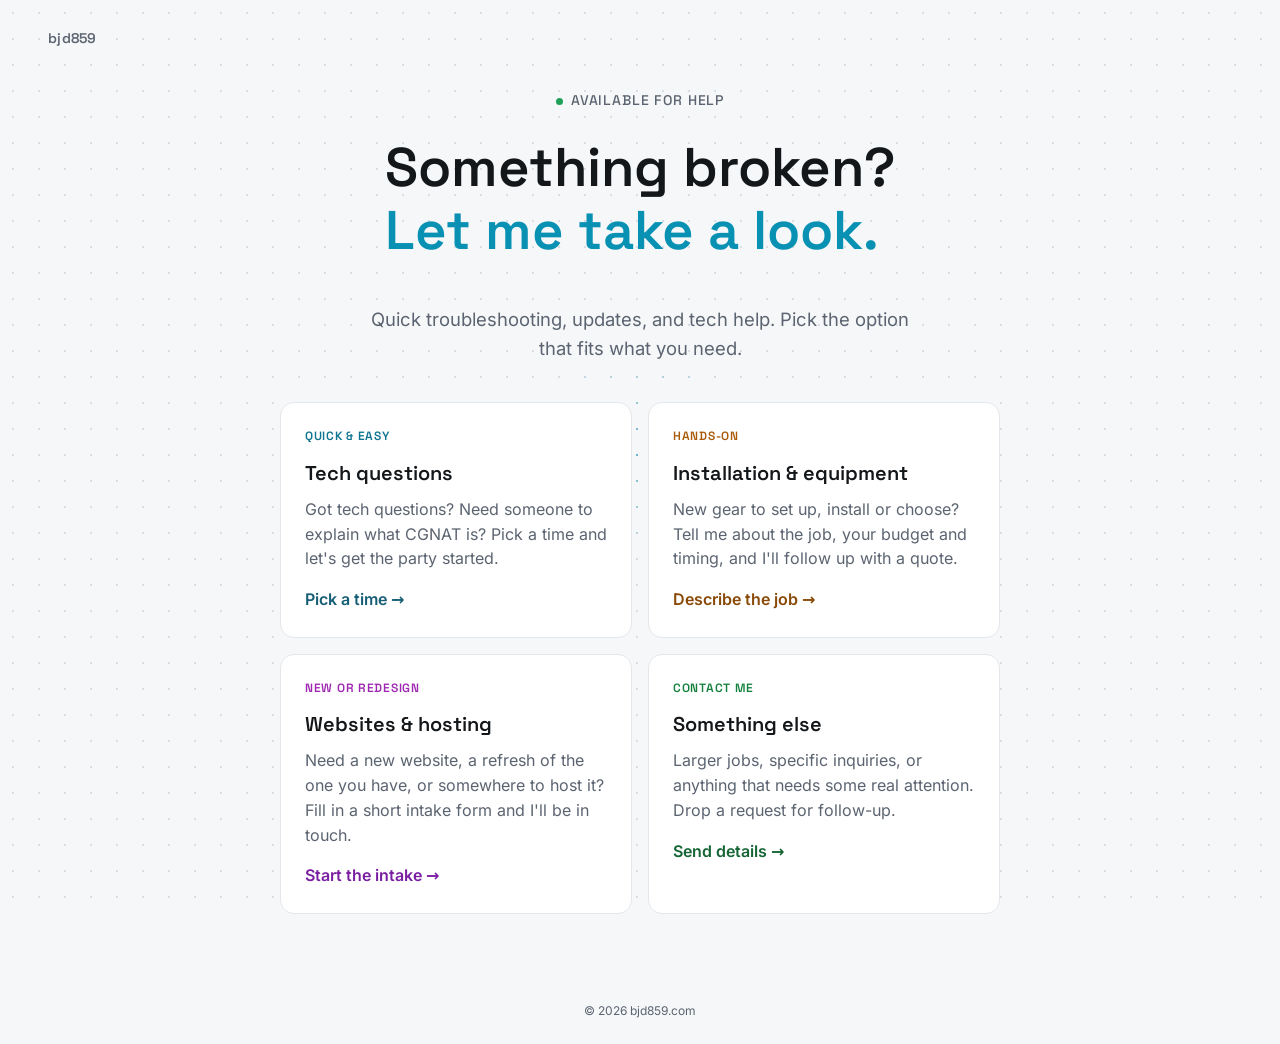
<file: index.html>
<!DOCTYPE html>
<html lang="en">
<head>
  <meta charset="utf-8">
  <meta name="viewport" content="width=device-width, initial-scale=1">
  <title>bjd859 | Tech help, on demand</title>
  <meta name="description" content="Book a quick tech troubleshooting call, or get in touch for something bigger.">
  <link rel="canonical" href="https://bjd859.com/">
  <meta name="theme-color" content="#f6f7f9">
  <meta name="color-scheme" content="light">
  <link rel="icon" href="/favicon.ico" sizes="48x48">
  <link rel="icon" href="/favicon.svg" type="image/svg+xml">
  <link rel="apple-touch-icon" href="/apple-touch-icon.png">
  <meta property="og:type" content="website">
  <meta property="og:site_name" content="bjd859">
  <meta property="og:title" content="bjd859 | Tech help, on demand">
  <meta property="og:description" content="Book a quick tech troubleshooting call, or get in touch for something bigger.">
  <meta property="og:url" content="https://bjd859.com/">
  <meta property="og:image" content="https://bjd859.com/og-image.jpg">
  <meta property="og:image:width" content="1200">
  <meta property="og:image:height" content="630">
  <meta property="og:image:alt" content="Something broken? Let me take a look. Tech help, on demand from bjd859.">
  <meta name="twitter:card" content="summary_large_image">
  <link rel="preload" href="/assets/fonts/space-grotesk-latin.woff2" as="font" type="font/woff2" crossorigin>
  <link rel="stylesheet" href="/assets/css/styles.css">
  <script type="application/ld+json">
    {
      "@context": "https://schema.org",
      "@type": "WebSite",
      "name": "bjd859",
      "url": "https://bjd859.com/",
      "description": "Book a quick tech troubleshooting call, or get in touch for something bigger."
    }
  </script>
  <script src="/assets/js/cursor-fx.js" defer></script>
  <script src="/assets/js/line-swap.js" defer></script>
</head>
<body>
  <a class="skip-link" href="#main">Skip to content</a>
  <div class="dot-grid" aria-hidden="true"></div>
  <div class="dot-grid-highlight" aria-hidden="true"></div>

  <header class="site-header">
    <span class="wordmark">bjd859</span>
  </header>

  <main class="page" id="main">
    <p class="status"><span class="status__dot" aria-hidden="true"></span> Available for help</p>
    <h1 class="hero">
      <span class="hero__line" id="line-top">Something broken?</span>
      <span class="hero__line hero__line--bottom" id="line-bottom">Let me take a look.</span>
    </h1>
    <p class="lede">Quick troubleshooting, updates, and tech help. Pick the option that fits what you need.</p>

    <div class="choices">
      <a class="card theme-tech" href="/book/">
        <span class="card__tag">Quick &amp; easy</span>
        <h2 class="card__title">Tech questions</h2>
        <p class="card__text">Got tech questions? Need someone to explain what CGNAT is? Pick a time and let's get the party started.</p>
        <span class="card__go">Pick a time →</span>
      </a>

      <a class="card theme-install" href="/install/">
        <span class="card__tag">Hands-on</span>
        <h2 class="card__title">Installation &amp; equipment</h2>
        <p class="card__text">New gear to set up, install or choose? Tell me about the job, your budget and timing, and I'll follow up with a quote.</p>
        <span class="card__go">Describe the job →</span>
      </a>

      <a class="card theme-web" href="/websites/">
        <span class="card__tag">New or redesign</span>
        <h2 class="card__title">Websites &amp; hosting</h2>
        <p class="card__text">Need a new website, a refresh of the one you have, or somewhere to host it? Fill in a short intake form and I'll be in touch.</p>
        <span class="card__go">Start the intake →</span>
      </a>

      <a class="card theme-else" href="/contact/">
        <span class="card__tag">Contact me</span>
        <h2 class="card__title">Something else</h2>
        <p class="card__text">Larger jobs, specific inquiries, or anything that needs some real attention. Drop a request for follow-up.</p>
        <span class="card__go">Send details →</span>
      </a>
    </div>
  </main>

  <footer class="site-footer">© 2026 bjd859.com</footer>
</body>
</html>
</file>
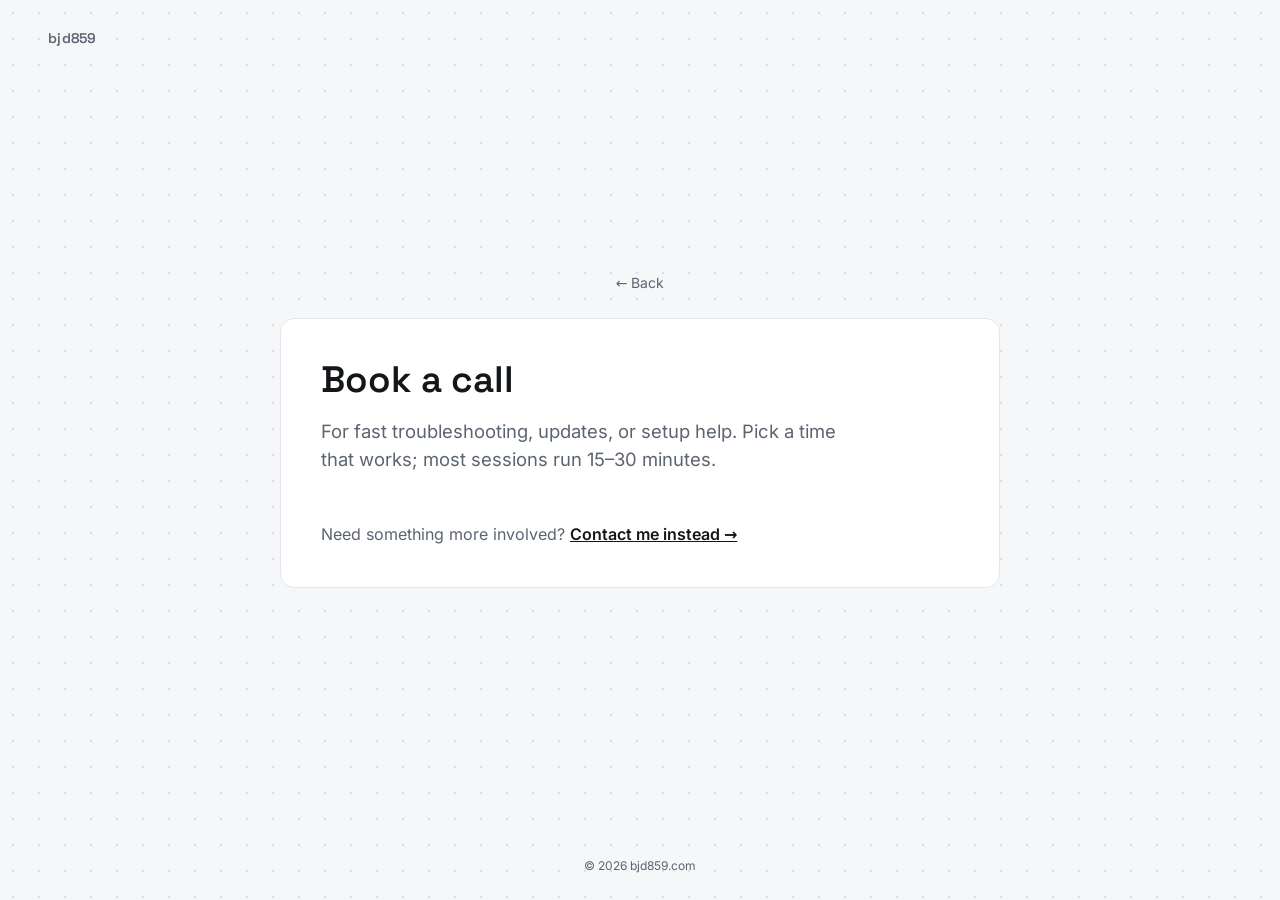
<file: book/index.html>
<!DOCTYPE html>
<html lang="en">
<head>
  <meta charset="utf-8">
  <meta name="viewport" content="width=device-width, initial-scale=1">
  <title>Book a call | bjd859</title>
  <meta name="description" content="Book a quick tech troubleshooting call. Most sessions run 15 to 30 minutes.">
  <link rel="canonical" href="https://bjd859.com/book/">
  <meta name="theme-color" content="#f6f7f9">
  <meta name="color-scheme" content="light">
  <link rel="icon" href="/favicon.ico" sizes="48x48">
  <link rel="icon" href="/favicon.svg" type="image/svg+xml">
  <link rel="apple-touch-icon" href="/apple-touch-icon.png">
  <meta property="og:type" content="website">
  <meta property="og:site_name" content="bjd859">
  <meta property="og:title" content="Book a call | bjd859">
  <meta property="og:description" content="Book a quick tech troubleshooting call. Most sessions run 15 to 30 minutes.">
  <meta property="og:url" content="https://bjd859.com/book/">
  <meta property="og:image" content="https://bjd859.com/og-image.jpg">
  <meta property="og:image:width" content="1200">
  <meta property="og:image:height" content="630">
  <meta property="og:image:alt" content="Something broken? Let me take a look. Tech help, on demand from bjd859.">
  <meta name="twitter:card" content="summary_large_image">
  <link rel="stylesheet" href="/assets/css/styles.css">
  <script src="/assets/js/cursor-fx.js" defer></script>
  <script src="/assets/js/book.js" defer></script>
</head>
<body class="theme-tech">
  <a class="skip-link" href="#main">Skip to content</a>
  <div class="dot-grid" aria-hidden="true"></div>
  <div class="dot-grid-highlight" aria-hidden="true"></div>

  <header class="site-header">
    <a class="wordmark" href="/">bjd859</a>
  </header>

  <main class="page" id="main">
    <a class="back-link" href="/">← Back</a>
    <section class="panel panel--wide">
      <h1>Book a call</h1>
      <p class="lede">For fast troubleshooting, updates, or setup help. Pick a time that works; most sessions run 15–30 minutes.</p>

      <div class="cal-embed" id="cal-embed">
        <noscript>
          <p class="crosslink">The calendar needs JavaScript. <a href="https://cal.com/bjd859/diagnosis">Book on Cal.com instead →</a></p>
        </noscript>
      </div>

      <p class="crosslink">Need something more involved? <a href="/contact/">Contact me instead →</a></p>
    </section>
  </main>

  <footer class="site-footer">© 2026 bjd859.com</footer>
</body>
</html>
</file>
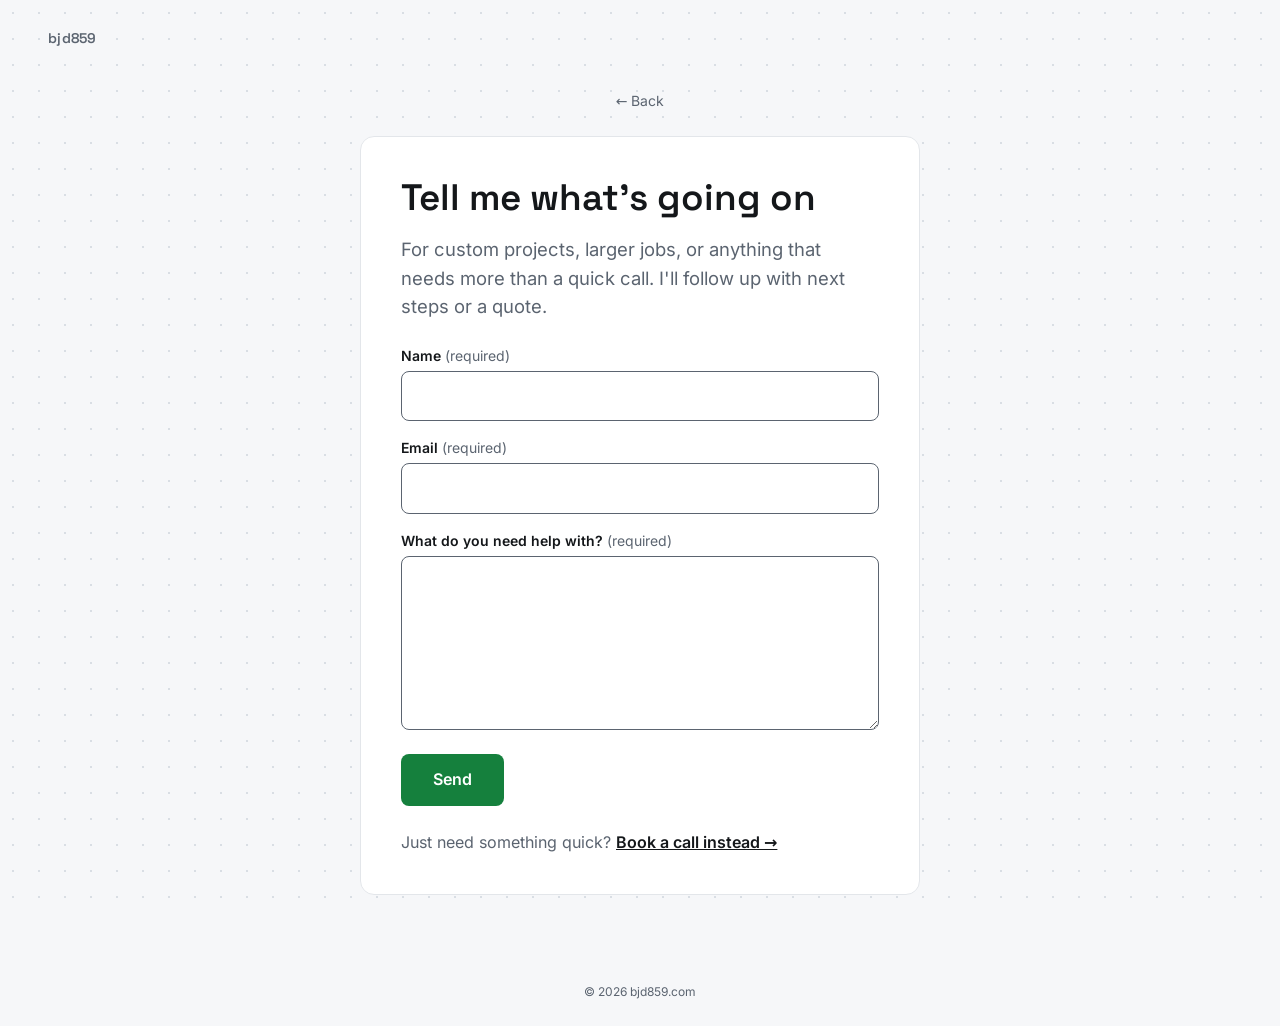
<file: contact/index.html>
<!DOCTYPE html>
<html lang="en">
<head>
  <meta charset="utf-8">
  <meta name="viewport" content="width=device-width, initial-scale=1">
  <title>Contact | bjd859</title>
  <meta name="description" content="Tell me about your project and I'll follow up with next steps or a quote.">
  <link rel="canonical" href="https://bjd859.com/contact/">
  <meta name="theme-color" content="#f6f7f9">
  <meta name="color-scheme" content="light">
  <link rel="icon" href="/favicon.ico" sizes="48x48">
  <link rel="icon" href="/favicon.svg" type="image/svg+xml">
  <link rel="apple-touch-icon" href="/apple-touch-icon.png">
  <meta property="og:type" content="website">
  <meta property="og:site_name" content="bjd859">
  <meta property="og:title" content="Contact | bjd859">
  <meta property="og:description" content="Tell me about your project and I'll follow up with next steps or a quote.">
  <meta property="og:url" content="https://bjd859.com/contact/">
  <meta property="og:image" content="https://bjd859.com/og-image.jpg">
  <meta property="og:image:width" content="1200">
  <meta property="og:image:height" content="630">
  <meta property="og:image:alt" content="Something broken? Let me take a look. Tech help, on demand from bjd859.">
  <meta name="twitter:card" content="summary_large_image">
  <link rel="stylesheet" href="/assets/css/styles.css">
  <script src="/assets/js/cursor-fx.js" defer></script>
</head>
<body class="theme-else">
  <a class="skip-link" href="#main">Skip to content</a>
  <div class="dot-grid" aria-hidden="true"></div>
  <div class="dot-grid-highlight" aria-hidden="true"></div>

  <header class="site-header">
    <a class="wordmark" href="/">bjd859</a>
  </header>

  <main class="page" id="main">
    <a class="back-link" href="/">← Back</a>
    <section class="panel">
      <h1>Tell me what's going on</h1>
      <p class="lede">For custom projects, larger jobs, or anything that needs more than a quick call. I'll follow up with next steps or a quote.</p>

      <form class="form" action="https://forms.doolab.dev/bjd859/contact" method="post">
        <div class="form__hp" aria-hidden="true">
          <label for="website">Leave this field empty</label>
          <input type="text" id="website" name="website" tabindex="-1" autocomplete="off">
        </div>

        <div class="field">
          <label for="name">Name <span class="field__req">(required)</span></label>
          <input type="text" id="name" name="name" autocomplete="name" required>
        </div>
        <div class="field">
          <label for="email">Email <span class="field__req">(required)</span></label>
          <input type="email" id="email" name="email" autocomplete="email" required>
        </div>
        <div class="field">
          <label for="message">What do you need help with? <span class="field__req">(required)</span></label>
          <textarea id="message" name="message" rows="6" required></textarea>
        </div>
        <button type="submit" class="btn">Send</button>
      </form>

      <p class="crosslink">Just need something quick? <a href="/book/">Book a call instead →</a></p>
    </section>
  </main>

  <footer class="site-footer">© 2026 bjd859.com</footer>
</body>
</html>
</file>
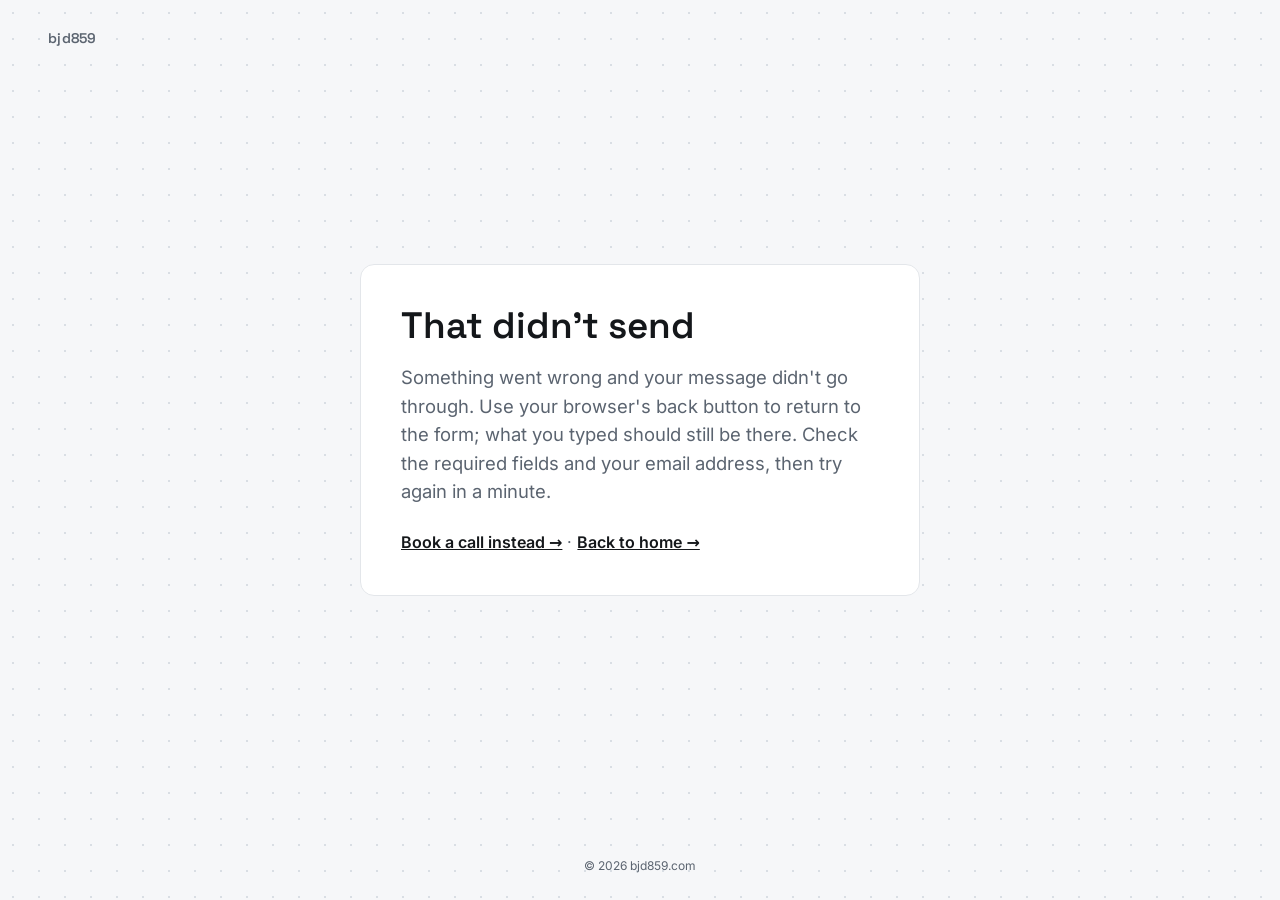
<file: form-error/index.html>
<!DOCTYPE html>
<html lang="en">
<head>
  <meta charset="utf-8">
  <meta name="viewport" content="width=device-width, initial-scale=1">
  <title>Message not sent | bjd859</title>
  <meta name="description" content="Your message didn't go through.">
  <meta name="robots" content="noindex">
  <link rel="canonical" href="https://bjd859.com/form-error/">
  <meta name="theme-color" content="#f6f7f9">
  <meta name="color-scheme" content="light">
  <link rel="icon" href="/favicon.ico" sizes="48x48">
  <link rel="icon" href="/favicon.svg" type="image/svg+xml">
  <link rel="apple-touch-icon" href="/apple-touch-icon.png">
  <meta property="og:type" content="website">
  <meta property="og:site_name" content="bjd859">
  <meta property="og:title" content="Message not sent | bjd859">
  <meta property="og:description" content="Your message didn't go through.">
  <meta property="og:url" content="https://bjd859.com/form-error/">
  <meta property="og:image" content="https://bjd859.com/og-image.jpg">
  <meta property="og:image:width" content="1200">
  <meta property="og:image:height" content="630">
  <meta property="og:image:alt" content="Something broken? Let me take a look. Tech help, on demand from bjd859.">
  <meta name="twitter:card" content="summary_large_image">
  <link rel="stylesheet" href="/assets/css/styles.css">
  <script src="/assets/js/cursor-fx.js" defer></script>
</head>
<body>
  <a class="skip-link" href="#main">Skip to content</a>
  <div class="dot-grid" aria-hidden="true"></div>
  <div class="dot-grid-highlight" aria-hidden="true"></div>

  <header class="site-header">
    <a class="wordmark" href="/">bjd859</a>
  </header>

  <main class="page" id="main">
    <section class="panel">
      <h1>That didn't send</h1>
      <p class="lede">Something went wrong and your message didn't go through. Use your browser's back button to return to the form; what you typed should still be there. Check the required fields and your email address, then try again in a minute.</p>
      <p class="crosslink"><a href="/book/">Book a call instead →</a> · <a href="/">Back to home →</a></p>
    </section>
  </main>

  <footer class="site-footer">© 2026 bjd859.com</footer>
</body>
</html>
</file>
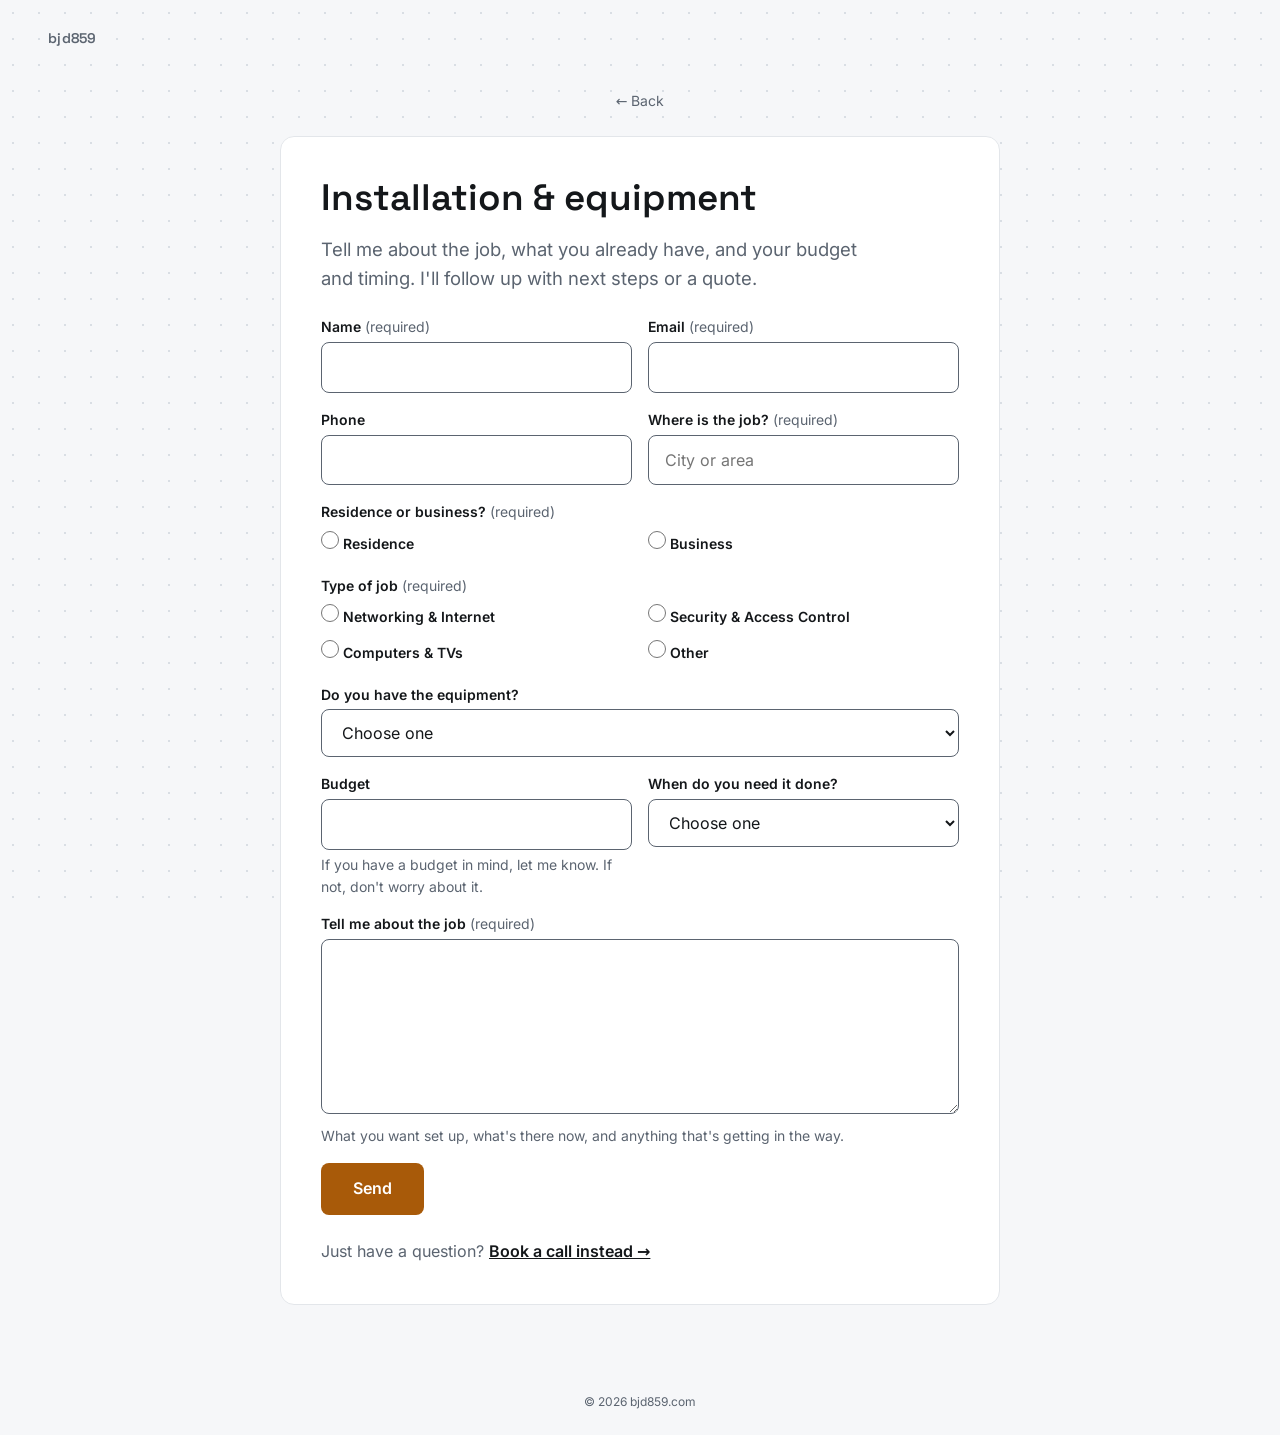
<file: install/index.html>
<!DOCTYPE html>
<html lang="en">
<head>
  <meta charset="utf-8">
  <meta name="viewport" content="width=device-width, initial-scale=1">
  <title>Installation &amp; equipment | bjd859</title>
  <meta name="description" content="Tell me about the equipment you need installed or set up, your budget and timing, and I'll follow up with a quote.">
  <link rel="canonical" href="https://bjd859.com/install/">
  <meta name="theme-color" content="#f6f7f9">
  <meta name="color-scheme" content="light">
  <link rel="icon" href="/favicon.ico" sizes="48x48">
  <link rel="icon" href="/favicon.svg" type="image/svg+xml">
  <link rel="apple-touch-icon" href="/apple-touch-icon.png">
  <meta property="og:type" content="website">
  <meta property="og:site_name" content="bjd859">
  <meta property="og:title" content="Installation &amp; equipment | bjd859">
  <meta property="og:description" content="Tell me about the equipment you need installed or set up, your budget and timing, and I'll follow up with a quote.">
  <meta property="og:url" content="https://bjd859.com/install/">
  <meta property="og:image" content="https://bjd859.com/og-image.jpg">
  <meta property="og:image:width" content="1200">
  <meta property="og:image:height" content="630">
  <meta property="og:image:alt" content="Something broken? Let me take a look. Tech help, on demand from bjd859.">
  <meta name="twitter:card" content="summary_large_image">
  <link rel="stylesheet" href="/assets/css/styles.css">
  <script src="/assets/js/cursor-fx.js" defer></script>
</head>
<body class="theme-install">
  <a class="skip-link" href="#main">Skip to content</a>
  <div class="dot-grid" aria-hidden="true"></div>
  <div class="dot-grid-highlight" aria-hidden="true"></div>

  <header class="site-header">
    <a class="wordmark" href="/">bjd859</a>
  </header>

  <main class="page" id="main">
    <a class="back-link" href="/">← Back</a>
    <section class="panel panel--wide">
      <h1>Installation &amp; equipment</h1>
      <p class="lede">Tell me about the job, what you already have, and your budget and timing. I'll follow up with next steps or a quote.</p>

      <form class="form" action="https://forms.doolab.dev/bjd859/install" method="post">
        <div class="form__hp" aria-hidden="true">
          <label for="website">Leave this field empty</label>
          <input type="text" id="website" name="website" tabindex="-1" autocomplete="off">
        </div>

        <div class="form__row">
          <div class="field">
            <label for="name">Name <span class="field__req">(required)</span></label>
            <input type="text" id="name" name="name" autocomplete="name" required>
          </div>
          <div class="field">
            <label for="email">Email <span class="field__req">(required)</span></label>
            <input type="email" id="email" name="email" autocomplete="email" required>
          </div>
        </div>

        <div class="form__row">
          <div class="field">
            <label for="phone">Phone</label>
            <input type="tel" id="phone" name="phone" autocomplete="tel">
          </div>
          <div class="field">
            <label for="location">Where is the job? <span class="field__req">(required)</span></label>
            <input type="text" id="location" name="location" autocomplete="address-level2" placeholder="City or area" required>
          </div>
        </div>

        <fieldset class="field field--group">
          <legend>Residence or business? <span class="field__req">(required)</span></legend>
          <div class="choices-list">
            <label class="check"><input type="radio" name="property" value="Residence" required> Residence</label>
            <label class="check"><input type="radio" name="property" value="Business"> Business</label>
          </div>
        </fieldset>

        <fieldset class="field field--group">
          <legend>Type of job <span class="field__req">(required)</span></legend>
          <div class="choices-list">
            <label class="check"><input type="radio" name="job_type" value="Networking &amp; Internet" required> Networking &amp; Internet</label>
            <label class="check"><input type="radio" name="job_type" value="Security &amp; Access Control"> Security &amp; Access Control</label>
            <label class="check"><input type="radio" name="job_type" value="Computers &amp; TVs"> Computers &amp; TVs</label>
            <label class="check"><input type="radio" name="job_type" value="Other"> Other</label>
          </div>
        </fieldset>

        <div class="field">
          <label for="equipment">Do you have the equipment?</label>
          <select id="equipment" name="equipment">
            <option value="">Choose one</option>
            <option>Yes, all of it</option>
            <option>Some of it</option>
            <option>No, I need help choosing</option>
            <option>Not sure</option>
          </select>
        </div>

        <div class="form__row">
          <div class="field">
            <label for="budget">Budget</label>
            <input type="text" id="budget" name="budget" aria-describedby="budget-hint">
            <p class="field__hint" id="budget-hint">If you have a budget in mind, let me know. If not, don't worry about it.</p>
          </div>
          <div class="field">
            <label for="timeline">When do you need it done?</label>
            <select id="timeline" name="timeline">
              <option value="">Choose one</option>
              <option>As soon as possible</option>
              <option>Within 2 weeks</option>
              <option>Within a month</option>
              <option>1–3 months</option>
              <option>No rush</option>
            </select>
          </div>
        </div>

        <div class="field">
          <label for="message">Tell me about the job <span class="field__req">(required)</span></label>
          <textarea id="message" name="message" rows="6" required aria-describedby="message-hint"></textarea>
          <p class="field__hint" id="message-hint">What you want set up, what's there now, and anything that's getting in the way.</p>
        </div>

        <button type="submit" class="btn">Send</button>
      </form>

      <p class="crosslink">Just have a question? <a href="/book/">Book a call instead →</a></p>
    </section>
  </main>

  <footer class="site-footer">© 2026 bjd859.com</footer>
</body>
</html>
</file>
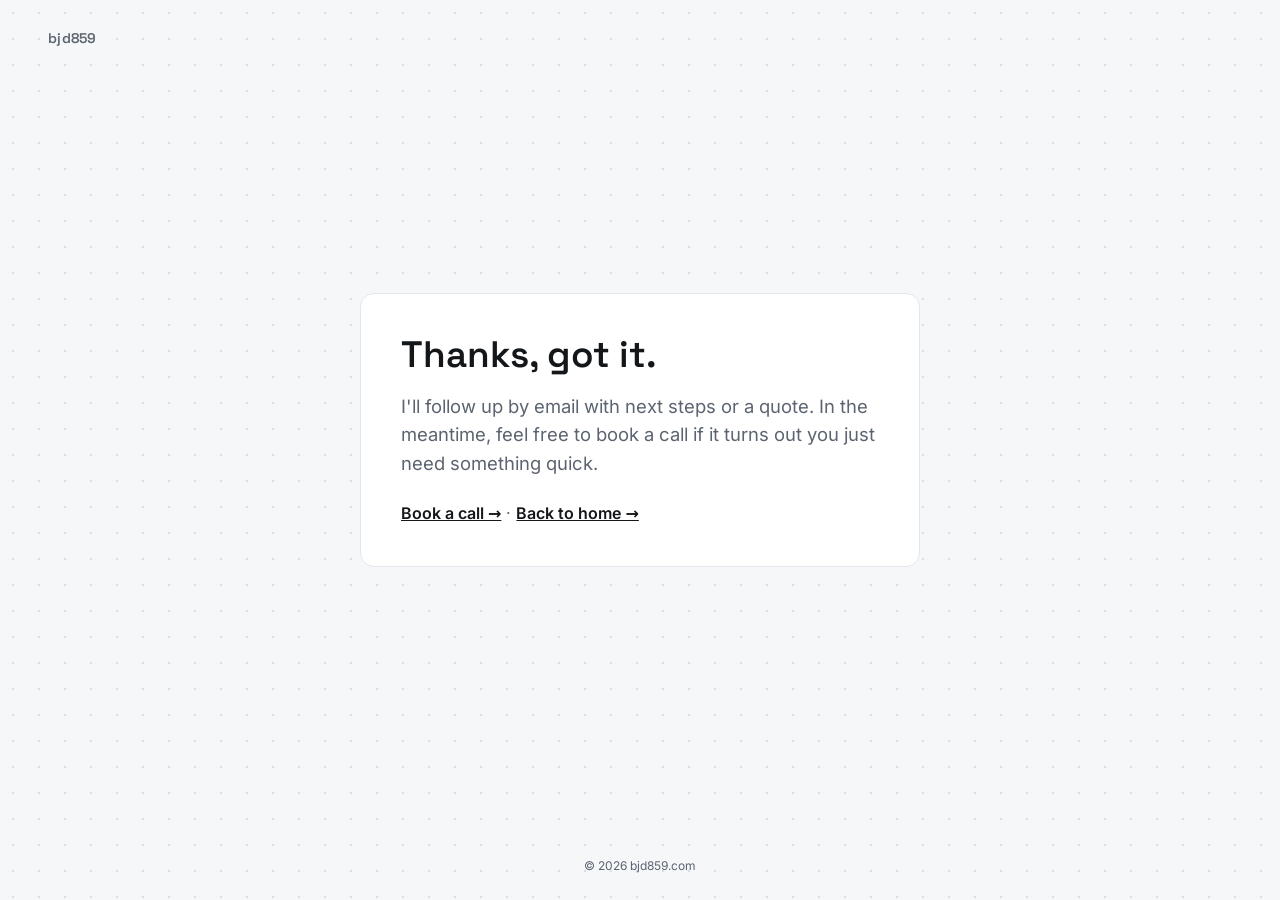
<file: thanks/index.html>
<!DOCTYPE html>
<html lang="en">
<head>
  <meta charset="utf-8">
  <meta name="viewport" content="width=device-width, initial-scale=1">
  <title>Message sent | bjd859</title>
  <meta name="description" content="Your message has been sent.">
  <meta name="robots" content="noindex">
  <link rel="canonical" href="https://bjd859.com/thanks/">
  <meta name="theme-color" content="#f6f7f9">
  <meta name="color-scheme" content="light">
  <link rel="icon" href="/favicon.ico" sizes="48x48">
  <link rel="icon" href="/favicon.svg" type="image/svg+xml">
  <link rel="apple-touch-icon" href="/apple-touch-icon.png">
  <meta property="og:type" content="website">
  <meta property="og:site_name" content="bjd859">
  <meta property="og:title" content="Message sent | bjd859">
  <meta property="og:description" content="Your message has been sent.">
  <meta property="og:url" content="https://bjd859.com/thanks/">
  <meta property="og:image" content="https://bjd859.com/og-image.jpg">
  <meta property="og:image:width" content="1200">
  <meta property="og:image:height" content="630">
  <meta property="og:image:alt" content="Something broken? Let me take a look. Tech help, on demand from bjd859.">
  <meta name="twitter:card" content="summary_large_image">
  <link rel="stylesheet" href="/assets/css/styles.css">
  <script src="/assets/js/cursor-fx.js" defer></script>
</head>
<body>
  <a class="skip-link" href="#main">Skip to content</a>
  <div class="dot-grid" aria-hidden="true"></div>
  <div class="dot-grid-highlight" aria-hidden="true"></div>

  <header class="site-header">
    <a class="wordmark" href="/">bjd859</a>
  </header>

  <main class="page" id="main">
    <section class="panel">
      <h1>Thanks, got it.</h1>
      <p class="lede">I'll follow up by email with next steps or a quote. In the meantime, feel free to book a call if it turns out you just need something quick.</p>
      <p class="crosslink"><a href="/book/">Book a call →</a> · <a href="/">Back to home →</a></p>
    </section>
  </main>

  <footer class="site-footer">© 2026 bjd859.com</footer>
</body>
</html>
</file>
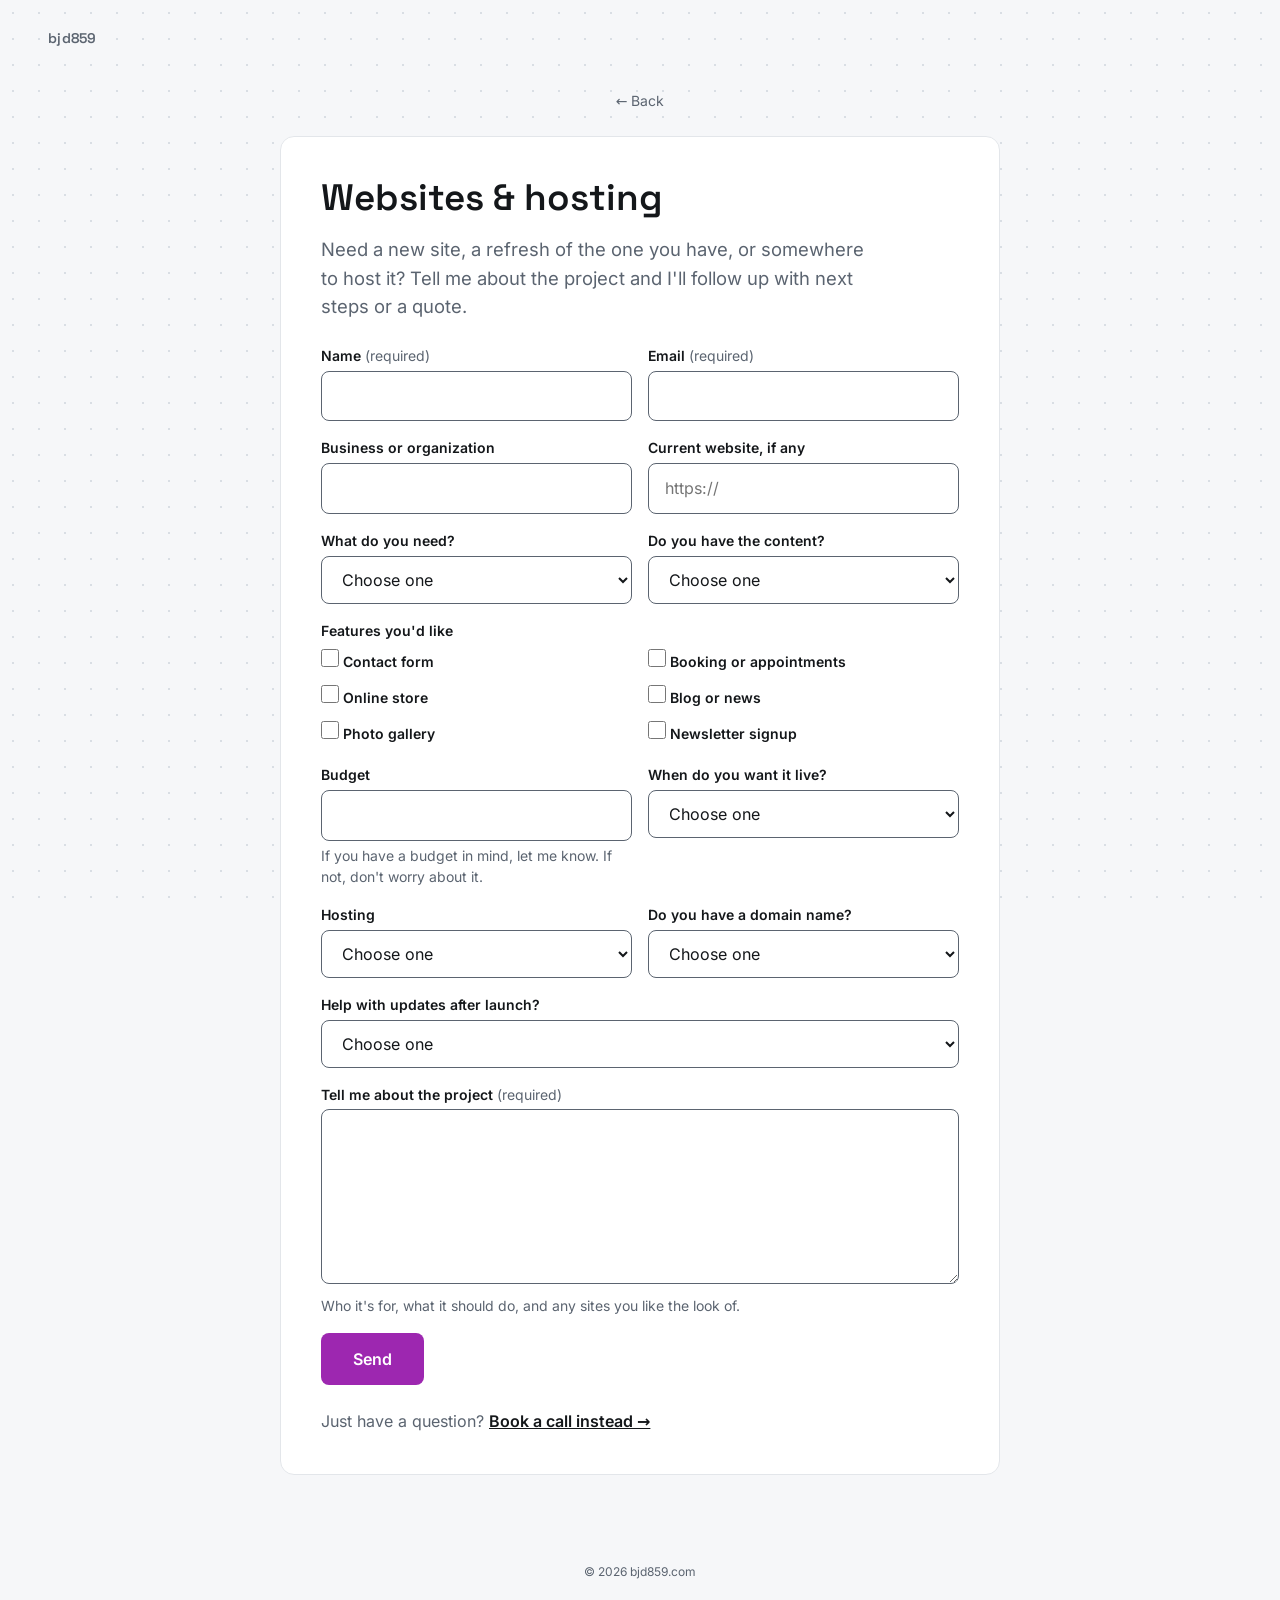
<file: websites/index.html>
<!DOCTYPE html>
<html lang="en">
<head>
  <meta charset="utf-8">
  <meta name="viewport" content="width=device-width, initial-scale=1">
  <title>Websites &amp; hosting | bjd859</title>
  <meta name="description" content="Need a new website, a redesign, or hosting? Fill in a short intake form and I'll follow up with next steps or a quote.">
  <link rel="canonical" href="https://bjd859.com/websites/">
  <meta name="theme-color" content="#f6f7f9">
  <meta name="color-scheme" content="light">
  <link rel="icon" href="/favicon.ico" sizes="48x48">
  <link rel="icon" href="/favicon.svg" type="image/svg+xml">
  <link rel="apple-touch-icon" href="/apple-touch-icon.png">
  <meta property="og:type" content="website">
  <meta property="og:site_name" content="bjd859">
  <meta property="og:title" content="Websites &amp; hosting | bjd859">
  <meta property="og:description" content="Need a new website, a redesign, or hosting? Fill in a short intake form and I'll follow up with next steps or a quote.">
  <meta property="og:url" content="https://bjd859.com/websites/">
  <meta property="og:image" content="https://bjd859.com/og-image.jpg">
  <meta property="og:image:width" content="1200">
  <meta property="og:image:height" content="630">
  <meta property="og:image:alt" content="Something broken? Let me take a look. Tech help, on demand from bjd859.">
  <meta name="twitter:card" content="summary_large_image">
  <link rel="stylesheet" href="/assets/css/styles.css">
  <script src="/assets/js/cursor-fx.js" defer></script>
</head>
<body class="theme-web">
  <a class="skip-link" href="#main">Skip to content</a>
  <div class="dot-grid" aria-hidden="true"></div>
  <div class="dot-grid-highlight" aria-hidden="true"></div>

  <header class="site-header">
    <a class="wordmark" href="/">bjd859</a>
  </header>

  <main class="page" id="main">
    <a class="back-link" href="/">← Back</a>
    <section class="panel panel--wide">
      <h1>Websites &amp; hosting</h1>
      <p class="lede">Need a new site, a refresh of the one you have, or somewhere to host it? Tell me about the project and I'll follow up with next steps or a quote.</p>

      <form class="form" action="https://forms.doolab.dev/bjd859/website" method="post">
        <div class="form__hp" aria-hidden="true">
          <label for="website">Leave this field empty</label>
          <input type="text" id="website" name="website" tabindex="-1" autocomplete="off">
        </div>

        <div class="form__row">
          <div class="field">
            <label for="name">Name <span class="field__req">(required)</span></label>
            <input type="text" id="name" name="name" autocomplete="name" required>
          </div>
          <div class="field">
            <label for="email">Email <span class="field__req">(required)</span></label>
            <input type="email" id="email" name="email" autocomplete="email" required>
          </div>
        </div>

        <div class="form__row">
          <div class="field">
            <label for="organization">Business or organization</label>
            <input type="text" id="organization" name="organization" autocomplete="organization">
          </div>
          <div class="field">
            <label for="current_site">Current website, if any</label>
            <input type="url" id="current_site" name="current_site" placeholder="https://">
          </div>
        </div>

        <div class="form__row">
          <div class="field">
            <label for="project">What do you need?</label>
            <select id="project" name="project">
              <option value="">Choose one</option>
              <option>A new website</option>
              <option>A redesign of my current site</option>
              <option>Fixes or updates to my current site</option>
              <option>Just hosting for my current site</option>
              <option>Not sure yet</option>
            </select>
          </div>
          <div class="field">
            <label for="content">Do you have the content?</label>
            <select id="content" name="content">
              <option value="">Choose one</option>
              <option>Yes: logo, text and photos are ready</option>
              <option>Some of it</option>
              <option>No, I need help with it</option>
            </select>
          </div>
        </div>

        <fieldset class="field field--group">
          <legend>Features you'd like</legend>
          <div class="choices-list">
            <label class="check"><input type="checkbox" name="features" value="Contact form"> Contact form</label>
            <label class="check"><input type="checkbox" name="features" value="Booking or appointments"> Booking or appointments</label>
            <label class="check"><input type="checkbox" name="features" value="Online store"> Online store</label>
            <label class="check"><input type="checkbox" name="features" value="Blog or news"> Blog or news</label>
            <label class="check"><input type="checkbox" name="features" value="Photo gallery"> Photo gallery</label>
            <label class="check"><input type="checkbox" name="features" value="Newsletter signup"> Newsletter signup</label>
          </div>
        </fieldset>

        <div class="form__row">
          <div class="field">
            <label for="budget">Budget</label>
            <input type="text" id="budget" name="budget" aria-describedby="budget-hint">
            <p class="field__hint" id="budget-hint">If you have a budget in mind, let me know. If not, don't worry about it.</p>
          </div>
          <div class="field">
            <label for="timeline">When do you want it live?</label>
            <select id="timeline" name="timeline">
              <option value="">Choose one</option>
              <option>As soon as possible</option>
              <option>Within a month</option>
              <option>1–3 months</option>
              <option>3+ months</option>
              <option>No fixed date</option>
            </select>
          </div>
        </div>

        <div class="form__row">
          <div class="field">
            <label for="hosting">Hosting</label>
            <select id="hosting" name="hosting">
              <option value="">Choose one</option>
              <option>I need hosting</option>
              <option>I have hosting and want to keep it</option>
              <option>I want to move to new hosting</option>
              <option>Not sure</option>
            </select>
          </div>
          <div class="field">
            <label for="domain">Do you have a domain name?</label>
            <select id="domain" name="domain">
              <option value="">Choose one</option>
              <option>Yes</option>
              <option>No, I need one</option>
              <option>Not sure</option>
            </select>
          </div>
        </div>

        <div class="field">
          <label for="upkeep">Help with updates after launch?</label>
          <select id="upkeep" name="upkeep">
            <option value="">Choose one</option>
            <option>Yes</option>
            <option>No, I'll handle it</option>
            <option>Maybe</option>
          </select>
        </div>

        <div class="field">
          <label for="message">Tell me about the project <span class="field__req">(required)</span></label>
          <textarea id="message" name="message" rows="6" required aria-describedby="message-hint"></textarea>
          <p class="field__hint" id="message-hint">Who it's for, what it should do, and any sites you like the look of.</p>
        </div>

        <button type="submit" class="btn">Send</button>
      </form>

      <p class="crosslink">Just have a question? <a href="/book/">Book a call instead →</a></p>
    </section>
  </main>

  <footer class="site-footer">© 2026 bjd859.com</footer>
</body>
</html>
</file>
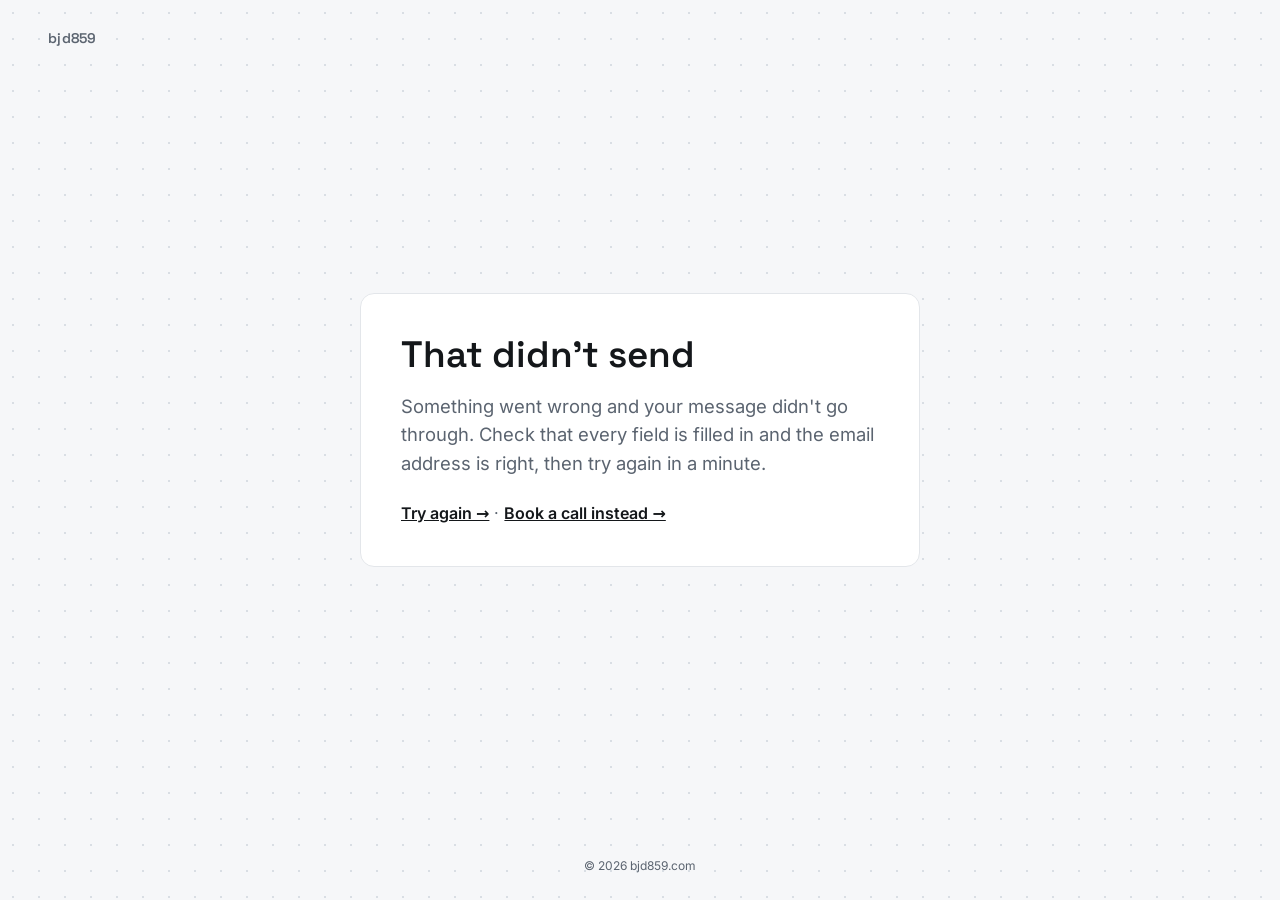
<file: contact/error/index.html>
<!DOCTYPE html>
<html lang="en">
<head>
  <meta charset="utf-8">
  <meta name="viewport" content="width=device-width, initial-scale=1">
  <title>Message not sent | bjd859</title>
  <meta name="description" content="Your message didn't go through.">
  <meta name="robots" content="noindex">
  <link rel="canonical" href="https://bjd859.com/contact/error/">
  <meta name="theme-color" content="#f6f7f9">
  <meta name="color-scheme" content="light">
  <link rel="icon" href="/favicon.ico" sizes="48x48">
  <link rel="icon" href="/favicon.svg" type="image/svg+xml">
  <link rel="apple-touch-icon" href="/apple-touch-icon.png">
  <meta property="og:type" content="website">
  <meta property="og:site_name" content="bjd859">
  <meta property="og:title" content="Message not sent | bjd859">
  <meta property="og:description" content="Your message didn't go through.">
  <meta property="og:url" content="https://bjd859.com/contact/error/">
  <meta property="og:image" content="https://bjd859.com/og-image.jpg">
  <meta property="og:image:width" content="1200">
  <meta property="og:image:height" content="630">
  <meta property="og:image:alt" content="Something broken? Let me take a look. Tech help, on demand from bjd859.">
  <meta name="twitter:card" content="summary_large_image">
  <link rel="stylesheet" href="/assets/css/styles.css">
  <script src="/assets/js/cursor-fx.js" defer></script>
</head>
<body>
  <a class="skip-link" href="#main">Skip to content</a>
  <div class="dot-grid" aria-hidden="true"></div>
  <div class="dot-grid-highlight" aria-hidden="true"></div>

  <header class="site-header">
    <a class="wordmark" href="/">bjd859</a>
  </header>

  <main class="page" id="main">
    <section class="panel">
      <h1>That didn't send</h1>
      <p class="lede">Something went wrong and your message didn't go through. Check that every field is filled in and the email address is right, then try again in a minute.</p>
      <p class="crosslink"><a href="/contact/">Try again →</a> · <a href="/book/">Book a call instead →</a></p>
    </section>
  </main>

  <footer class="site-footer">© 2026 bjd859.com</footer>
</body>
</html>
</file>
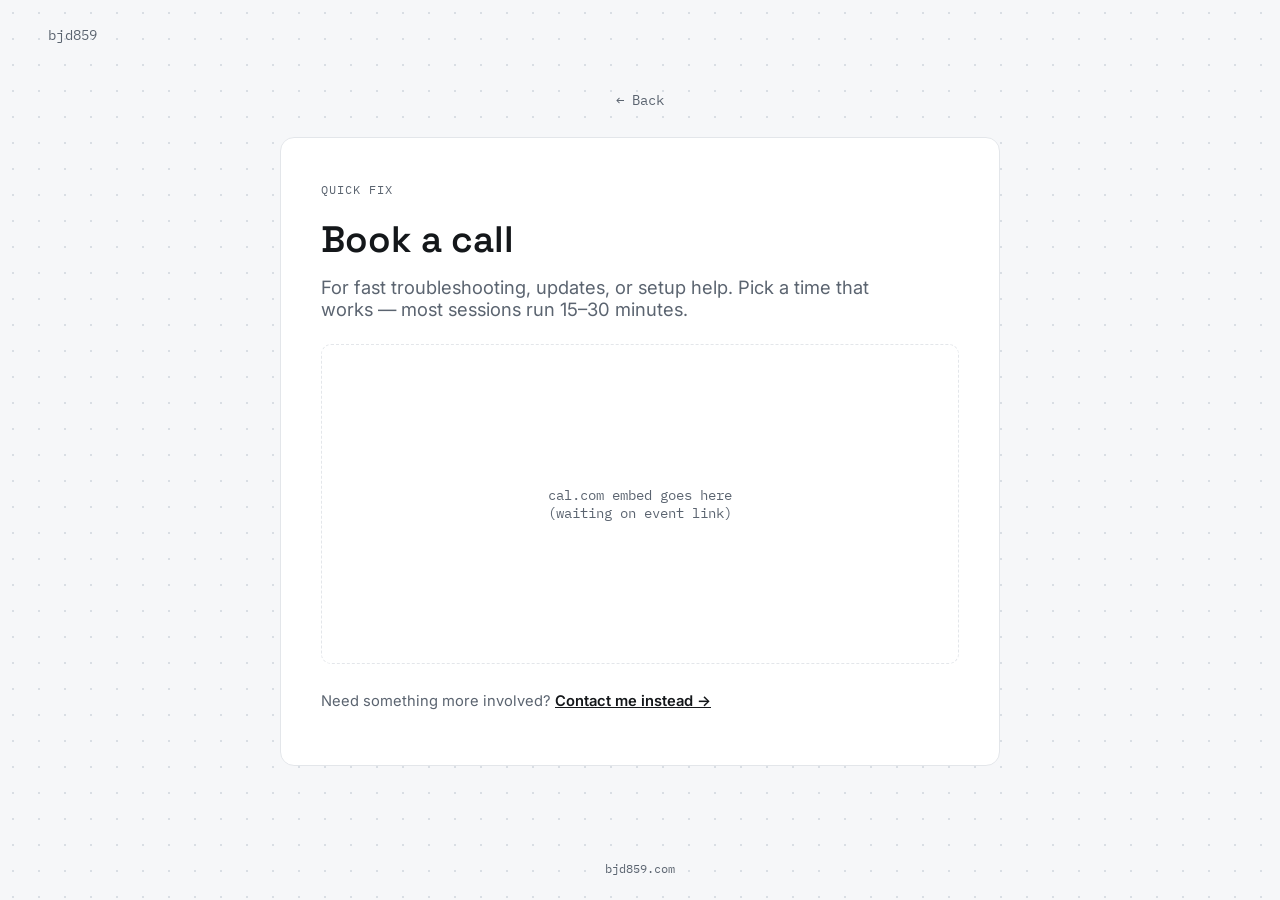
<file: book.html>
<!DOCTYPE html>
<html lang="en">
<head>
<meta charset="UTF-8">
<meta name="viewport" content="width=device-width, initial-scale=1.0">
<title>Book a call — bjd859</title>
<meta name="description" content="Book a quick tech troubleshooting call.">
<link rel="preconnect" href="https://fonts.googleapis.com">
<link rel="preconnect" href="https://fonts.gstatic.com" crossorigin>
<link href="https://fonts.googleapis.com/css2?family=Space+Grotesk:wght@500;600;700&family=Inter:wght@400;500;600&family=IBM+Plex+Mono:wght@400;500&display=swap" rel="stylesheet">
<link rel="stylesheet" href="styles.css">
</head>
<body>
  <div class="dot-grid" aria-hidden="true"></div>
  <div class="dot-grid-highlight" aria-hidden="true"></div>

  <header class="site-header">
    <a class="wordmark" href="/">bjd859</a>
  </header>

  <main class="page">
    <a class="back-link" href="/">← Back</a>
    <div class="panel wide">
      <span class="eyebrow">Quick fix</span>
      <h2>Book a call</h2>
      <p class="lede" style="margin-bottom: 24px;">For fast troubleshooting, updates, or setup help. Pick a time that works — most sessions run 15–30 minutes.</p>

      <!-- Cal inline embed code begins -->
<div style="width:100%;height:100%;overflow:scroll" id="my-cal-inline-diagnosis"></div>
<script type="text/javascript">
  (function (C, A, L) { let p = function (a, ar) { a.q.push(ar); }; let d = C.document; C.Cal = C.Cal || function () { let cal = C.Cal; let ar = arguments; if (!cal.loaded) { cal.ns = {}; cal.q = cal.q || []; d.head.appendChild(d.createElement("script")).src = A; cal.loaded = true; } if (ar[0] === L) { const api = function () { p(api, arguments); }; const namespace = ar[1]; api.q = api.q || []; if(typeof namespace === "string"){cal.ns[namespace] = cal.ns[namespace] || api;p(cal.ns[namespace], ar);p(cal, ["initNamespace", namespace]);} else p(cal, ar); return;} p(cal, ar); }; })(window, "https://app.cal.com/embed/embed.js", "init");
Cal("init", "diagnosis", {origin:"https://app.cal.com"});
Cal.config = Cal.config || {};
Cal.config.forwardQueryParams = true;

  Cal.ns.diagnosis("inline", {
    elementOrSelector:"#my-cal-inline-diagnosis",
    config: {"layout":"month_view","useSlotsViewOnSmallScreen":"true","theme":"light"},
    calLink: "bjd859/diagnosis",
  });

  Cal.ns.diagnosis("ui", {"theme":"light","hideEventTypeDetails":false,"layout":"month_view"});
  </script>
  <!-- Cal inline embed code ends -->
      <div class="cal-placeholder">
        cal.com embed goes here<br>(waiting on event link)
      </div>

      <p class="crosslink">Need something more involved? <a href="/contact">Contact me instead →</a></p>
    </div>
  </main>

  <footer class="site-footer">bjd859.com</footer>

  <script src="cursor-fx.js"></script>
</body>
</html>
</file>
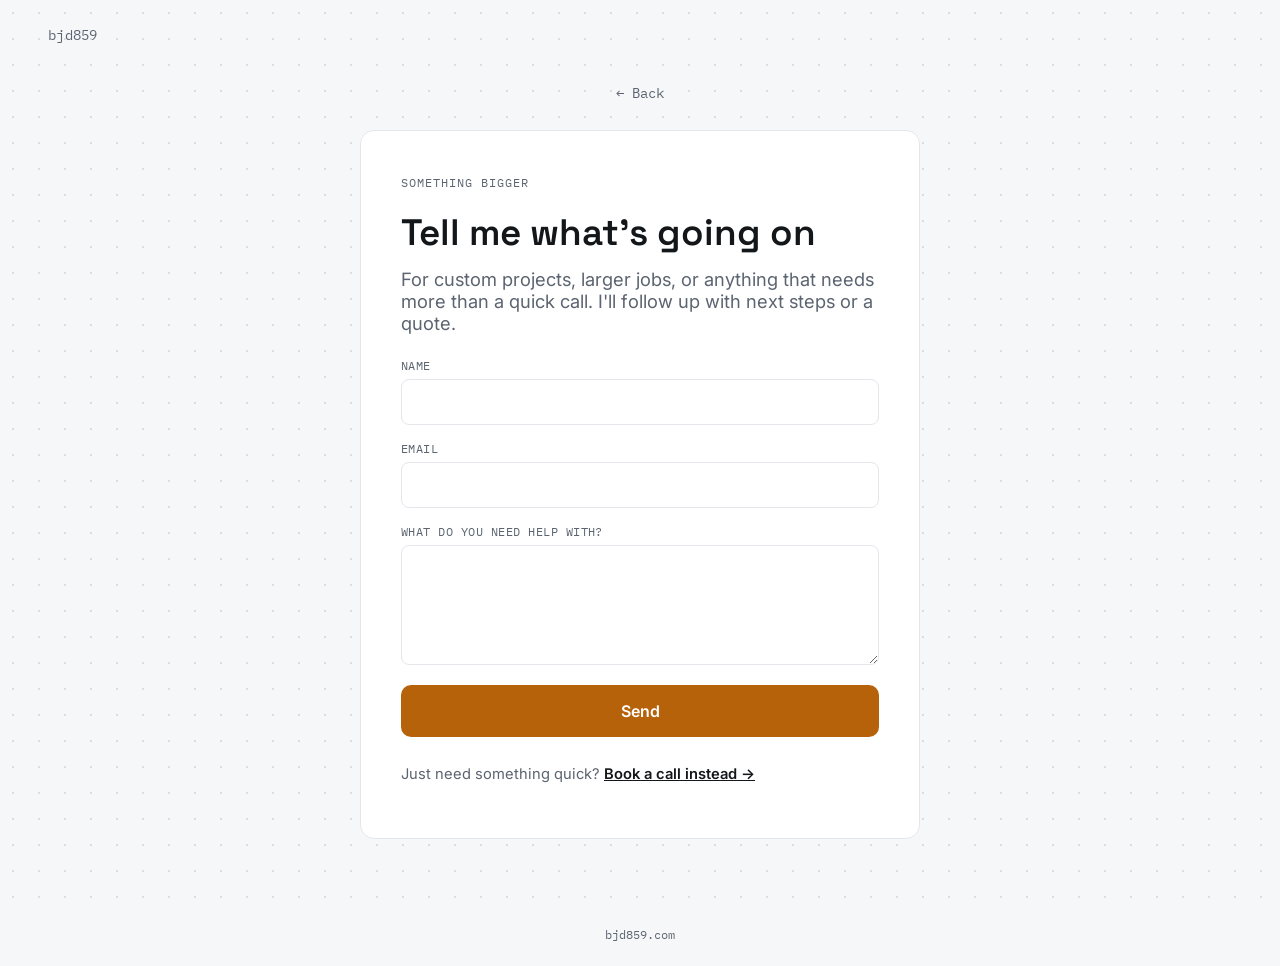
<file: contact.html>
<!DOCTYPE html>
<html lang="en">
<head>
<meta charset="UTF-8">
<meta name="viewport" content="width=device-width, initial-scale=1.0">
<title>Contact — bjd859</title>
<meta name="description" content="Tell me about your project and I'll follow up with next steps or a quote.">
<link rel="preconnect" href="https://fonts.googleapis.com">
<link rel="preconnect" href="https://fonts.gstatic.com" crossorigin>
<link href="https://fonts.googleapis.com/css2?family=Space+Grotesk:wght@500;600;700&family=Inter:wght@400;500;600&family=IBM+Plex+Mono:wght@400;500&display=swap" rel="stylesheet">
<link rel="stylesheet" href="styles.css">
</head>
<body>
  <div class="dot-grid" aria-hidden="true"></div>
  <div class="dot-grid-highlight" aria-hidden="true"></div>

  <header class="site-header">
    <a class="wordmark" href="/">bjd859</a>
  </header>

  <main class="page">
    <a class="back-link" href="/">← Back</a>
    <div class="panel">
      <span class="eyebrow">Something bigger</span>
      <h2>Tell me what's going on</h2>
      <p class="lede" style="margin-bottom: 0;">For custom projects, larger jobs, or anything that needs more than a quick call. I'll follow up with next steps or a quote.</p>

      <!--
        FORM BACKEND — FormSubmit.co (no signup, no server needed).
        Submits directly to team@doolittledoes.com.

        IMPORTANT — first submission only:
        FormSubmit sends a one-time "activation" email to
        team@doolittledoes.com the first time this form is submitted.
        Someone with access to that inbox has to click the confirm link
        in that email before any submissions start arriving normally.
        Test it once after deploying to trigger that email.
      -->
      <form class="contact-form" action="https://formsubmit.co/team@doolittledoes.com" method="POST">
        <input type="hidden" name="_subject" value="New message from bjd859.com">
        <input type="hidden" name="_template" value="table">
        <input type="hidden" name="_next" value="https://bjd859.com/thanks">
        <input type="text" name="_honey" style="display:none" tabindex="-1" autocomplete="off">

        <div class="field">
          <label for="name">Name</label>
          <input type="text" id="name" name="name" required>
        </div>
        <div class="field">
          <label for="email">Email</label>
          <input type="email" id="email" name="_replyto" required>
        </div>
        <div class="field">
          <label for="message">What do you need help with?</label>
          <textarea id="message" name="message" required></textarea>
        </div>
        <button type="submit" class="btn btn-primary contact-theme">Send</button>
      </form>

      <p class="crosslink">Just need something quick? <a href="/book">Book a call instead →</a></p>
    </div>
  </main>

  <footer class="site-footer">bjd859.com</footer>

  <script src="cursor-fx.js"></script>
</body>
</html>
</file>
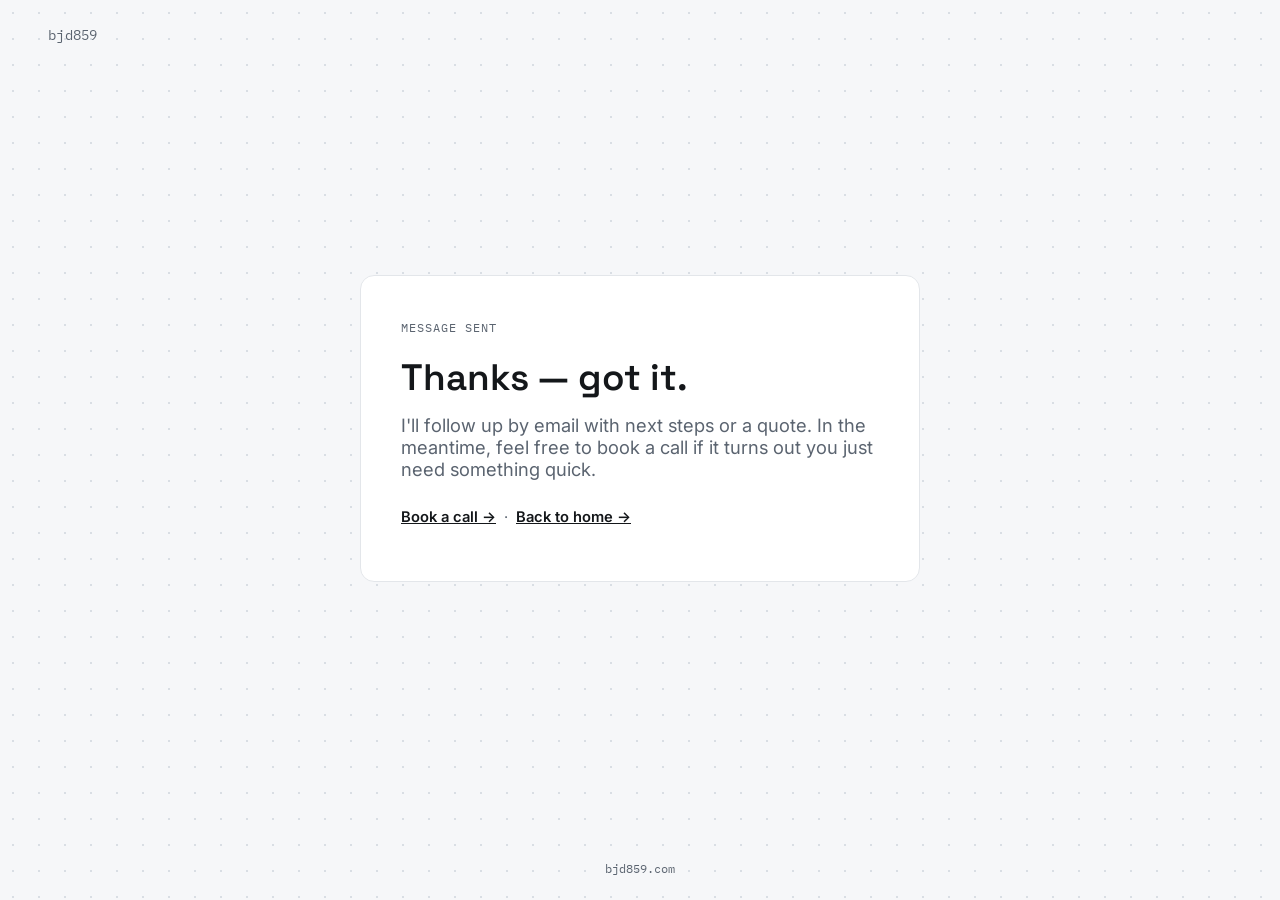
<file: thanks.html>
<!DOCTYPE html>
<html lang="en">
<head>
<meta charset="UTF-8">
<meta name="viewport" content="width=device-width, initial-scale=1.0">
<title>Message sent — bjd859</title>
<meta name="description" content="Your message has been sent.">
<link rel="preconnect" href="https://fonts.googleapis.com">
<link rel="preconnect" href="https://fonts.gstatic.com" crossorigin>
<link href="https://fonts.googleapis.com/css2?family=Space+Grotesk:wght@500;600;700&family=Inter:wght@400;500;600&family=IBM+Plex+Mono:wght@400;500&display=swap" rel="stylesheet">
<link rel="stylesheet" href="styles.css">
</head>
<body>
  <div class="dot-grid" aria-hidden="true"></div>
  <div class="dot-grid-highlight" aria-hidden="true"></div>

  <header class="site-header">
    <a class="wordmark" href="/">bjd859</a>
  </header>

  <main class="page">
    <div class="panel">
      <span class="eyebrow">Message sent</span>
      <h2>Thanks — got it.</h2>
      <p class="lede" style="margin-bottom: 0;">I'll follow up by email with next steps or a quote. In the meantime, feel free to book a call if it turns out you just need something quick.</p>
      <p class="crosslink"><a href="/book">Book a call →</a> &nbsp;·&nbsp; <a href="/">Back to home →</a></p>
    </div>
  </main>

  <footer class="site-footer">bjd859.com</footer>

  <script src="cursor-fx.js"></script>
</body>
</html>
</file>
<file: assets/css/styles.css>
/* Fonts */
@font-face {
  font-family: "Space Grotesk";
  src: url("/assets/fonts/space-grotesk-latin.woff2") format("woff2");
  font-weight: 500 700;
  font-style: normal;
  font-display: swap;
}

@font-face {
  font-family: "Inter";
  src: url("/assets/fonts/inter-latin.woff2") format("woff2");
  font-weight: 400 600;
  font-style: normal;
  font-display: swap;
}

/* Tokens */
:root {
  color-scheme: light;

  --bg: #f6f7f9;
  --surface: #ffffff;
  --text: #14171a;
  --text-muted: #5b6470;
  --border: #e3e6ea;
  --dot: #d9dee4;
  --status: #1fa15a;
  --status-glow: rgb(31 161 90 / 0.45);
  --status-glow-end: rgb(31 161 90 / 0);
  --shadow: 0 8px 24px rgb(20 23 26 / 0.08);

  /* One colour per service; cards, hero answers and form pages share them */
  --c-tech-bright: #0891b2;
  --c-tech: #0e7490;
  --c-tech-dark: #155e75;
  --c-install: #a85a09;
  --c-install-dark: #8a4907;
  --c-web: #9d27b0;
  --c-web-dark: #7b1fa2;
  --c-else: #15803d;
  --c-else-dark: #166534;

  --accent-bright: var(--c-tech-bright);
  --accent: var(--c-tech);
  --accent-dark: var(--c-tech-dark);

  --font-display: "Space Grotesk", system-ui, sans-serif;
  --font-body: "Inter", system-ui, sans-serif;

  --text-xs: 0.75rem;
  --text-sm: 0.875rem;
  --text-base: 1rem;
  --text-md: 1.0625rem;
  --text-lg: 1.25rem;
  --text-lede: clamp(1rem, 2vw, 1.15rem);
  --text-h1: clamp(1.7rem, 5.8vw, 3.4rem);
  --text-h1-page: clamp(1.7rem, 4vw, 2.3rem);

  --space-1: 0.25rem;
  --space-2: 0.5rem;
  --space-3: 0.75rem;
  --space-4: 1rem;
  --space-5: 1.5rem;
  --space-6: 2rem;
  --space-7: 2.5rem;
  --space-8: 4rem;
  --gutter: clamp(1.25rem, 5vw, 3rem);

  --radius: 14px;
  --radius-sm: 8px;
  --focus-width: 2px;
  --dot-gap: 26px;
  --glow-radius: 160px;
  --nudge: 32px;
  --ease: 0.15s ease;
}

/* Service themes: set on a card, or on <body> for that service's page.
   --accent-bright is for large text and decoration only; small text and
   buttons use --accent and --accent-dark, which pass AA at any size. */
.theme-tech {
  --accent-bright: var(--c-tech-bright);
  --accent: var(--c-tech);
  --accent-dark: var(--c-tech-dark);
}

.theme-install {
  --accent-bright: var(--c-install);
  --accent: var(--c-install);
  --accent-dark: var(--c-install-dark);
}

.theme-web {
  --accent-bright: var(--c-web);
  --accent: var(--c-web);
  --accent-dark: var(--c-web-dark);
}

.theme-else {
  --accent-bright: var(--c-else);
  --accent: var(--c-else);
  --accent-dark: var(--c-else-dark);
}

/* Base */
*,
*::before,
*::after {
  box-sizing: border-box;
}

html {
  background: var(--bg);
}

body {
  position: relative;
  display: flex;
  flex-direction: column;
  min-height: 100vh;
  margin: 0;
  background: var(--bg);
  color: var(--text);
  font-family: var(--font-body);
  font-size: var(--text-md);
  line-height: 1.55;
}

a {
  color: inherit;
}

:focus-visible {
  outline: var(--focus-width) solid var(--accent);
  outline-offset: 2px;
}

.skip-link {
  position: absolute;
  top: var(--space-2);
  left: var(--space-2);
  z-index: 10;
  padding: var(--space-2) var(--space-4);
  background: var(--text);
  color: var(--surface);
  border-radius: var(--radius-sm);
  transform: translateY(-200%);
}

.skip-link:focus {
  transform: none;
}

/* Dot grid background, with a cursor-following highlight added by cursor-fx.js */
.dot-grid,
.dot-grid-highlight {
  position: fixed;
  inset: 0;
  z-index: 0;
  background-image: radial-gradient(circle, var(--dot) 1px, transparent 1px);
  background-size: var(--dot-gap) var(--dot-gap);
  pointer-events: none;
}

.dot-grid-highlight {
  background-image: radial-gradient(circle, var(--accent-bright) 1.5px, transparent 1.5px);
  opacity: 0.55;
  mask-image: radial-gradient(
    circle var(--glow-radius) at var(--x, 50%) var(--y, 50%),
    black,
    transparent 70%
  );
}

@media (prefers-reduced-motion: reduce), (hover: none) {
  .dot-grid-highlight {
    display: none;
  }
}

.site-header,
.page,
.site-footer {
  position: relative;
  z-index: 1;
}

/* Header */
.site-header {
  padding: var(--space-5) var(--gutter) 0;
}

.wordmark {
  font-family: var(--font-display);
  font-size: var(--text-sm);
  font-weight: 600;
  letter-spacing: 0.02em;
  color: var(--text-muted);
  text-decoration: none;
}

a.wordmark:hover {
  color: var(--text);
}

/* Page shell */
.page {
  flex: 1;
  display: flex;
  flex-direction: column;
  justify-content: center;
  align-items: center;
  padding: var(--space-7) var(--gutter) var(--space-8);
  text-align: center;
}

.status {
  display: inline-flex;
  align-items: center;
  gap: var(--space-2);
  margin: 0 0 var(--space-5);
  font-family: var(--font-display);
  font-size: var(--text-sm);
  font-weight: 500;
  letter-spacing: 0.06em;
  text-transform: uppercase;
  color: var(--text-muted);
}

.status__dot {
  width: 7px;
  height: 7px;
  border-radius: 50%;
  background: var(--status);
  animation: pulse 2.2s infinite;
}

@keyframes pulse {
  0% { box-shadow: 0 0 0 0 var(--status-glow); }
  70% { box-shadow: 0 0 0 8px var(--status-glow-end); }
  100% { box-shadow: 0 0 0 0 var(--status-glow-end); }
}

@media (prefers-reduced-motion: reduce) {
  .status__dot {
    animation: none;
  }
}

h1,
h2 {
  font-family: var(--font-display);
  font-weight: 600;
}

h1 {
  font-size: var(--text-h1-page);
  line-height: 1.15;
  margin: 0 0 var(--space-4);
}

.lede {
  max-width: 46ch;
  margin: 0 0 var(--space-7);
  font-size: var(--text-lede);
  color: var(--text-muted);
}

.panel .lede {
  margin-bottom: 0;
}

/* Hero headline (index). Lines are visible by default; line-swap.js adds
   .is-cycling before it starts animating, so the text shows with JS off. */
.hero {
  max-width: 90vw;
  min-height: calc(2 * 1.16em + 0.35em);
  margin: 0 0 var(--space-5);
  font-size: var(--text-h1);
  line-height: 1.16;
  text-align: left;
}

.hero__line {
  display: block;
  white-space: nowrap;
}

.hero__line--bottom {
  color: var(--c-tech-bright);
}

.hero__line[data-tone="install"] { color: var(--c-install); }
.hero__line[data-tone="web"] { color: var(--c-web); }
.hero__line[data-tone="else"] { color: var(--c-else); }

.hero.is-cycling .hero__line {
  opacity: 0;
  transition: opacity 0.5s ease, transform 0.5s ease;
  will-change: opacity, transform;
}

.hero.is-cycling .hero__line.is-left {
  transform: translateX(calc(-1 * var(--nudge)));
}

.hero.is-cycling .hero__line.is-right {
  transform: translateX(var(--nudge));
}

.hero.is-cycling .hero__line.is-visible {
  opacity: 1;
  transform: none;
}

.hero.is-cycling .hero__line.is-leaving {
  opacity: 0;
  transform: none;
  transition: opacity 0.35s ease;
}

/* Choice cards (index) */
.choices {
  display: grid;
  gap: var(--space-4);
  width: 100%;
  max-width: 720px;
}

@media (min-width: 640px) {
  .choices {
    grid-template-columns: 1fr 1fr;
  }
}

.card {
  display: block;
  padding: var(--space-5);
  text-align: left;
  text-decoration: none;
  color: var(--text);
  background: var(--surface);
  border: 1px solid var(--border);
  border-radius: var(--radius);
  transition: transform var(--ease), box-shadow var(--ease);
}

.card:hover,
.card:focus-visible {
  transform: translateY(-2px);
  box-shadow: var(--shadow);
}

@media (prefers-reduced-motion: reduce) {
  .card:hover,
  .card:focus-visible {
    transform: none;
  }
}

.card__tag {
  display: block;
  margin-bottom: var(--space-3);
  color: var(--accent);
  font-family: var(--font-display);
  font-size: var(--text-xs);
  font-weight: 600;
  letter-spacing: 0.06em;
  text-transform: uppercase;
}

.card__title {
  margin: 0 0 var(--space-2);
  font-size: var(--text-lg);
}

.card__text {
  margin: 0;
  font-size: var(--text-base);
  color: var(--text-muted);
}

.card__go {
  display: inline-block;
  margin-top: var(--space-4);
  font-size: var(--text-base);
  font-weight: 600;
  color: var(--accent-dark);
}

.card:hover,
.card:focus-visible {
  border-color: var(--accent-bright);
}

/* Panels (sub pages) */
.panel {
  width: 100%;
  max-width: 560px;
  padding: clamp(var(--space-5), 4vw, var(--space-7));
  text-align: left;
  background: var(--surface);
  border: 1px solid var(--border);
  border-radius: var(--radius);
}

.panel--wide {
  max-width: 720px;
}

.back-link {
  display: inline-block;
  margin-bottom: var(--space-5);
  font-size: var(--text-sm);
  color: var(--text-muted);
  text-decoration: none;
}

.back-link:hover {
  color: var(--text);
}

.crosslink {
  margin: var(--space-5) 0 0;
  font-size: var(--text-base);
  color: var(--text-muted);
}

.crosslink a {
  font-weight: 600;
  color: var(--text);
}

/* Booking embed */
.cal-embed {
  width: 100%;
  margin-top: var(--space-5);
  overflow: auto;
}

/* Form */
.form {
  display: flex;
  flex-direction: column;
  gap: var(--space-4);
  margin-top: var(--space-5);
}

.field label {
  display: block;
  margin-bottom: var(--space-1);
  font-size: var(--text-sm);
  font-weight: 600;
  color: var(--text);
}

.field__req {
  color: var(--text-muted);
  font-weight: 400;
}

.form__row {
  display: grid;
  gap: var(--space-4);
}

@media (min-width: 640px) {
  .form__row {
    grid-template-columns: 1fr 1fr;
  }
}

.field--group {
  margin: 0;
  padding: 0;
  border: none;
}

.field--group legend {
  margin-bottom: var(--space-2);
  padding: 0;
  font-size: var(--text-sm);
  font-weight: 600;
}

.choices-list {
  display: grid;
  gap: var(--space-2) var(--space-4);
}

@media (min-width: 640px) {
  .choices-list {
    grid-template-columns: 1fr 1fr;
  }
}

.check {
  display: flex;
  align-items: center;
  gap: var(--space-2);
  font-size: var(--text-base);
  cursor: pointer;
}

.check input {
  width: 1.125rem;
  height: 1.125rem;
  margin: 0;
  accent-color: var(--accent);
}

.field__hint {
  margin: var(--space-1) 0 0;
  font-size: var(--text-sm);
  color: var(--text-muted);
}

.field input:not([type="checkbox"], [type="radio"]),
.field select,
.field textarea {
  width: 100%;
  padding: var(--space-3) var(--space-4);
  font: inherit;
  font-size: var(--text-base);
  color: var(--text);
  background: var(--surface);
  border: 1px solid var(--text-muted);
  border-radius: var(--radius-sm);
}

.field textarea {
  min-height: 8rem;
  resize: vertical;
}

.field input:focus-visible,
.field select:focus-visible,
.field textarea:focus-visible {
  outline-offset: 1px;
}

.form__hp {
  position: absolute;
  left: -9999px;
  width: 1px;
  height: 1px;
  overflow: hidden;
}

.btn {
  display: inline-flex;
  align-items: center;
  justify-content: center;
  align-self: flex-start;
  min-height: 52px;
  padding: var(--space-3) var(--space-6);
  font: inherit;
  font-size: var(--text-base);
  font-weight: 600;
  color: var(--surface);
  background: var(--accent);
  border: none;
  border-radius: var(--radius-sm);
  cursor: pointer;
  transition: background var(--ease);
}

.btn:hover {
  background: var(--accent-dark);
}

.btn:focus-visible {
  outline-color: var(--text);
}

/* Footer */
.site-footer {
  padding: var(--space-5);
  font-size: var(--text-xs);
  text-align: center;
  color: var(--text-muted);
}
</file>
<file: styles.css>
/* ---------------------------------------------
   Tokens
--------------------------------------------- */
:root {
  --bg: #f6f7f9;
  --surface: #ffffff;
  --text: #14171a;
  --text-muted: #5b6470;
  --border: #e3e6ea;
  --dot: #d9dee4;
  --dot-accent: #3654f4;
  --accent-book: #3654f4;
  --accent-book-dark: #2542c9;
  --accent-contact: #b5620a;
  --accent-contact-dark: #944f08;
  --radius: 14px;
  --font-display: "Space Grotesk", system-ui, sans-serif;
  --font-body: "Inter", system-ui, sans-serif;
  --font-mono: "IBM Plex Mono", ui-monospace, monospace;
}

* { box-sizing: border-box; }

html, body {
  margin: 0;
  padding: 0;
  background: var(--bg);
  color: var(--text);
  font-family: var(--font-body);
  min-height: 100%;
}

body {
  position: relative;
  display: flex;
  flex-direction: column;
  min-height: 100vh;
}

/* ---------------------------------------------
   Dot grid background (+ subtle cursor highlight)
--------------------------------------------- */
.dot-grid,
.dot-grid-highlight {
  position: fixed;
  inset: 0;
  background-image: radial-gradient(circle, var(--dot) 1px, transparent 1px);
  background-size: 26px 26px;
  pointer-events: none;
  z-index: 0;
}

.dot-grid-highlight {
  background-image: radial-gradient(circle, var(--dot-accent) 1.5px, transparent 1.5px);
  opacity: 0.55;
  -webkit-mask-image: radial-gradient(circle 160px at var(--x, 50%) var(--y, 50%), black, transparent 70%);
  mask-image: radial-gradient(circle 160px at var(--x, 50%) var(--y, 50%), black, transparent 70%);
}

@media (prefers-reduced-motion: reduce), (hover: none) {
  .dot-grid-highlight { display: none; }
}

main, header, footer {
  position: relative;
  z-index: 1;
}

/* ---------------------------------------------
   Layout shells
--------------------------------------------- */
.wordmark {
  font-family: var(--font-mono);
  font-size: 0.85rem;
  letter-spacing: 0.02em;
  color: var(--text-muted);
  text-decoration: none;
}

.wordmark:hover { color: var(--text); }

header.site-header {
  padding: 24px clamp(20px, 5vw, 48px) 0;
}

main.page {
  flex: 1;
  display: flex;
  flex-direction: column;
  justify-content: center;
  align-items: center;
  padding: 40px clamp(20px, 6vw, 48px) 64px;
  text-align: center;
}

.eyebrow {
  display: inline-flex;
  align-items: center;
  gap: 8px;
  font-family: var(--font-mono);
  font-size: 0.78rem;
  letter-spacing: 0.08em;
  text-transform: uppercase;
  color: var(--text-muted);
  margin-bottom: 22px;
}

.status-dot {
  width: 7px;
  height: 7px;
  border-radius: 50%;
  background: #1fa15a;
  box-shadow: 0 0 0 0 rgba(31, 161, 90, 0.5);
  animation: pulse 2.2s infinite;
}

@media (prefers-reduced-motion: reduce) {
  .status-dot { animation: none; }
}

@keyframes pulse {
  0% { box-shadow: 0 0 0 0 rgba(31, 161, 90, 0.45); }
  70% { box-shadow: 0 0 0 8px rgba(31, 161, 90, 0); }
  100% { box-shadow: 0 0 0 0 rgba(31, 161, 90, 0); }
}

h1 {
  font-family: var(--font-display);
  font-weight: 600;
  font-size: clamp(2.1rem, 5.5vw, 3.4rem);
  line-height: 1.08;
  margin: 0 0 18px;
  max-width: 16ch;
}

.hero-heading {
  font-family: var(--font-display);
  font-weight: 600;
  font-size: clamp(1.7rem, 5.8vw, 3.4rem);
  line-height: 1.16;
  margin: 0 0 22px;
  max-width: 90vw;
  text-align: left;
  min-height: calc(2 * 1.16em + 0.35em);
}

.hero-heading .line {
  display: block;
  white-space: nowrap;
  opacity: 0;
  transform: translateX(0);
  transition: opacity 0.5s ease, transform 0.5s ease;
  will-change: opacity, transform;
}

.hero-heading .line.hidden-left {
  transform: translateX(-32px);
}

.hero-heading .line.hidden-right {
  transform: translateX(32px);
}

.hero-heading .line.visible {
  opacity: 1;
  transform: translateX(0);
}

.hero-heading .line.exit {
  opacity: 0;
  transform: translateX(0);
  transition: opacity 0.35s ease;
}

@media (prefers-reduced-motion: reduce) {
  .hero-heading .line {
    transition: none;
    transform: none;
    opacity: 1;
  }
}

h2 {
  font-family: var(--font-display);
  font-weight: 600;
  font-size: clamp(1.7rem, 4vw, 2.3rem);
  line-height: 1.15;
  margin: 0 0 14px;
}

p.lede {
  font-size: clamp(1rem, 2vw, 1.15rem);
  color: var(--text-muted);
  max-width: 46ch;
  margin: 0 0 40px;
}

/* ---------------------------------------------
   Choice cards (index page)
--------------------------------------------- */
.choice-grid {
  display: grid;
  grid-template-columns: 1fr 1fr;
  gap: 18px;
  width: 100%;
  max-width: 720px;
}

@media (max-width: 640px) {
  .choice-grid { grid-template-columns: 1fr; }
}

.choice-card {
  display: block;
  text-align: left;
  background: var(--surface);
  border: 1px solid var(--border);
  border-radius: var(--radius);
  padding: 26px 24px;
  text-decoration: none;
  color: var(--text);
  transition: transform 0.15s ease, border-color 0.15s ease, box-shadow 0.15s ease;
  min-height: 56px;
}

.choice-card:hover,
.choice-card:focus-visible {
  transform: translateY(-2px);
  box-shadow: 0 8px 24px rgba(20, 23, 26, 0.08);
}

.choice-card:focus-visible {
  outline: 2px solid var(--accent-book);
  outline-offset: 2px;
}

.choice-card .tag {
  font-family: var(--font-mono);
  font-size: 0.72rem;
  letter-spacing: 0.06em;
  text-transform: uppercase;
  display: block;
  margin-bottom: 10px;
}

.choice-card.book .tag { color: var(--accent-book); }
.choice-card.contact .tag { color: var(--accent-contact); }

.choice-card h3 {
  font-family: var(--font-display);
  font-size: 1.25rem;
  margin: 0 0 8px;
}

.choice-card p {
  font-size: 0.95rem;
  color: var(--text-muted);
  margin: 0;
}

.choice-card .go {
  display: inline-block;
  margin-top: 16px;
  font-size: 0.9rem;
  font-weight: 600;
}

.choice-card.book .go { color: var(--accent-book-dark); }
.choice-card.contact .go { color: var(--accent-contact-dark); }

/* ---------------------------------------------
   Buttons / forms (subpages)
--------------------------------------------- */
.btn {
  display: inline-flex;
  align-items: center;
  justify-content: center;
  min-height: 52px;
  padding: 14px 28px;
  border-radius: 10px;
  font-family: var(--font-body);
  font-weight: 600;
  font-size: 1rem;
  text-decoration: none;
  border: none;
  cursor: pointer;
  transition: background 0.15s ease, transform 0.1s ease;
}

.btn:active { transform: scale(0.98); }

.btn-primary.book-theme { background: var(--accent-book); color: #fff; }
.btn-primary.book-theme:hover { background: var(--accent-book-dark); }

.btn-primary.contact-theme { background: var(--accent-contact); color: #fff; }
.btn-primary.contact-theme:hover { background: var(--accent-contact-dark); }

.btn:focus-visible {
  outline: 2px solid var(--text);
  outline-offset: 2px;
}

.panel {
  background: var(--surface);
  border: 1px solid var(--border);
  border-radius: var(--radius);
  padding: clamp(24px, 4vw, 40px);
  width: 100%;
  max-width: 560px;
  text-align: left;
}

.panel.wide { max-width: 720px; }

.cal-embed-frame {
  width: 100%;
  height: 620px;
  border: 1px solid var(--border);
  border-radius: 10px;
  overflow: hidden;
}

.cal-placeholder {
  width: 100%;
  min-height: 320px;
  border: 1px dashed var(--border);
  border-radius: 10px;
  display: flex;
  align-items: center;
  justify-content: center;
  color: var(--text-muted);
  font-family: var(--font-mono);
  font-size: 0.85rem;
  text-align: center;
  padding: 24px;
}

form.contact-form {
  display: flex;
  flex-direction: column;
  gap: 16px;
  margin-top: 24px;
}

.field label {
  display: block;
  font-family: var(--font-mono);
  font-size: 0.75rem;
  letter-spacing: 0.04em;
  text-transform: uppercase;
  color: var(--text-muted);
  margin-bottom: 6px;
}

.field input,
.field textarea {
  width: 100%;
  font-family: var(--font-body);
  font-size: 1rem;
  padding: 12px 14px;
  border: 1px solid var(--border);
  border-radius: 8px;
  background: #fff;
  color: var(--text);
}

.field textarea { resize: vertical; min-height: 120px; }

.field input:focus-visible,
.field textarea:focus-visible {
  outline: 2px solid var(--accent-contact);
  outline-offset: 1px;
}

.back-link {
  font-family: var(--font-mono);
  font-size: 0.85rem;
  color: var(--text-muted);
  text-decoration: none;
  display: inline-block;
  margin-bottom: 28px;
}

.back-link:hover { color: var(--text); }

.crosslink {
  margin-top: 28px;
  font-size: 0.92rem;
  color: var(--text-muted);
}

.crosslink a { color: var(--text); font-weight: 600; }

footer.site-footer {
  text-align: center;
  padding: 24px;
  font-family: var(--font-mono);
  font-size: 0.75rem;
  color: var(--text-muted);
}
</file>
